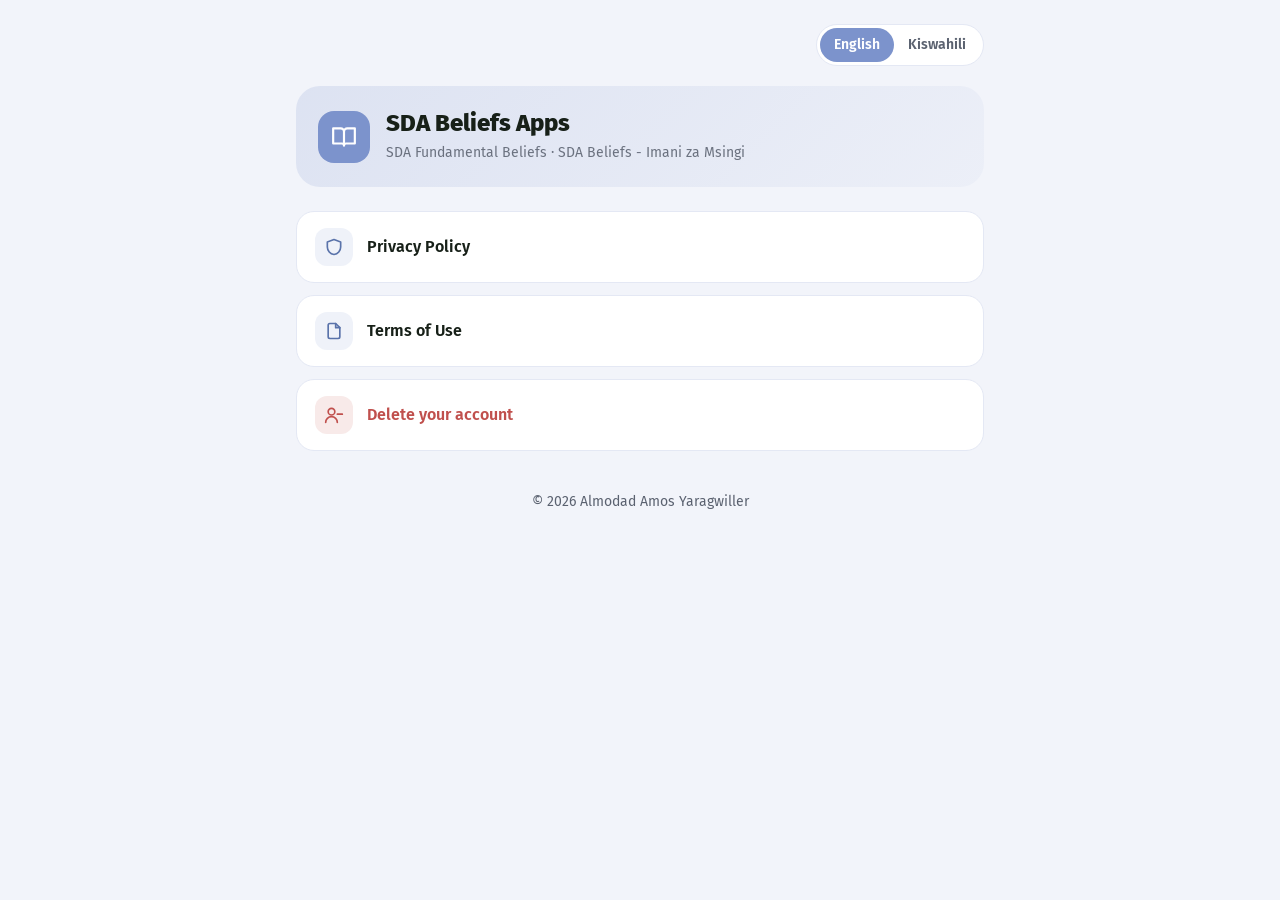
<file: index.html>
<!doctype html>
<html lang="en">
<head>
  <meta charset="utf-8">
  <meta name="viewport" content="width=device-width, initial-scale=1">
  <title>SDA Beliefs Apps</title>
  <meta name="description" content="Privacy Policy, Terms of Use and account deletion for SDA Fundamental Beliefs and SDA Beliefs - Imani za Msingi.">
  <link rel="preconnect" href="https://fonts.googleapis.com">
  <link rel="preconnect" href="https://fonts.gstatic.com" crossorigin>
  <link href="https://fonts.googleapis.com/css2?family=Fira+Sans:wght@400;600;700;800&display=swap" rel="stylesheet">
  <link rel="stylesheet" href="style.css">
  <script src="lang.js"></script>
</head>
<body>
<main>
  <div class="topbar">
    <span></span>
    <div class="lang" role="group" aria-label="Language">
      <button type="button" value="en">English</button>
      <button type="button" value="sw">Kiswahili</button>
    </div>
  </div>

  <section data-lang="en">
    <header class="hero">
      <div class="icon"><svg viewBox="0 0 24 24"><path d="M2 4h7a3 3 0 0 1 3 3v13a2 2 0 0 0-2-2H2zM22 4h-7a3 3 0 0 0-3 3v13a2 2 0 0 1 2-2h8z"/></svg></div>
      <div><h1>SDA Beliefs Apps</h1><p>SDA Fundamental Beliefs · SDA Beliefs - Imani za Msingi</p></div>
    </header>
    <nav class="links">
      <a href="privacy.html"><span class="dot"><svg viewBox="0 0 24 24"><path d="M12 3l8 3v6c0 4.5-3.4 8.3-8 9-4.6-.7-8-4.5-8-9V6l8-3z"/></svg></span>Privacy Policy</a>
      <a href="terms.html"><span class="dot"><svg viewBox="0 0 24 24"><path d="M14 3H7a2 2 0 0 0-2 2v14a2 2 0 0 0 2 2h10a2 2 0 0 0 2-2V8z"/><path d="M14 3v5h5"/></svg></span>Terms of Use</a>
      <a class="delete" href="delete-account.html"><span class="dot"><svg viewBox="0 0 24 24"><circle cx="9" cy="8" r="4"/><path d="M2 21c0-3.9 3.1-7 7-7s7 3.1 7 7M16 11h6"/></svg></span>Delete your account</a>
    </nav>
  </section>

  <section data-lang="sw" hidden>
    <header class="hero">
      <div class="icon"><svg viewBox="0 0 24 24"><path d="M2 4h7a3 3 0 0 1 3 3v13a2 2 0 0 0-2-2H2zM22 4h-7a3 3 0 0 0-3 3v13a2 2 0 0 1 2-2h8z"/></svg></div>
      <div><h1>Programu za Imani za Msingi</h1><p>SDA Fundamental Beliefs · SDA Beliefs - Imani za Msingi</p></div>
    </header>
    <nav class="links">
      <a href="privacy.html"><span class="dot"><svg viewBox="0 0 24 24"><path d="M12 3l8 3v6c0 4.5-3.4 8.3-8 9-4.6-.7-8-4.5-8-9V6l8-3z"/></svg></span>Sera ya Faragha</a>
      <a href="terms.html"><span class="dot"><svg viewBox="0 0 24 24"><path d="M14 3H7a2 2 0 0 0-2 2v14a2 2 0 0 0 2 2h10a2 2 0 0 0 2-2V8z"/><path d="M14 3v5h5"/></svg></span>Masharti ya Matumizi</a>
      <a class="delete" href="delete-account.html"><span class="dot"><svg viewBox="0 0 24 24"><circle cx="9" cy="8" r="4"/><path d="M2 21c0-3.9 3.1-7 7-7s7 3.1 7 7M16 11h6"/></svg></span>Futa akaunti yako</a>
    </nav>
  </section>

  <footer>© 2026 Almodad Amos Yaragwiller</footer>
</main>
</body>
</html>
</file>
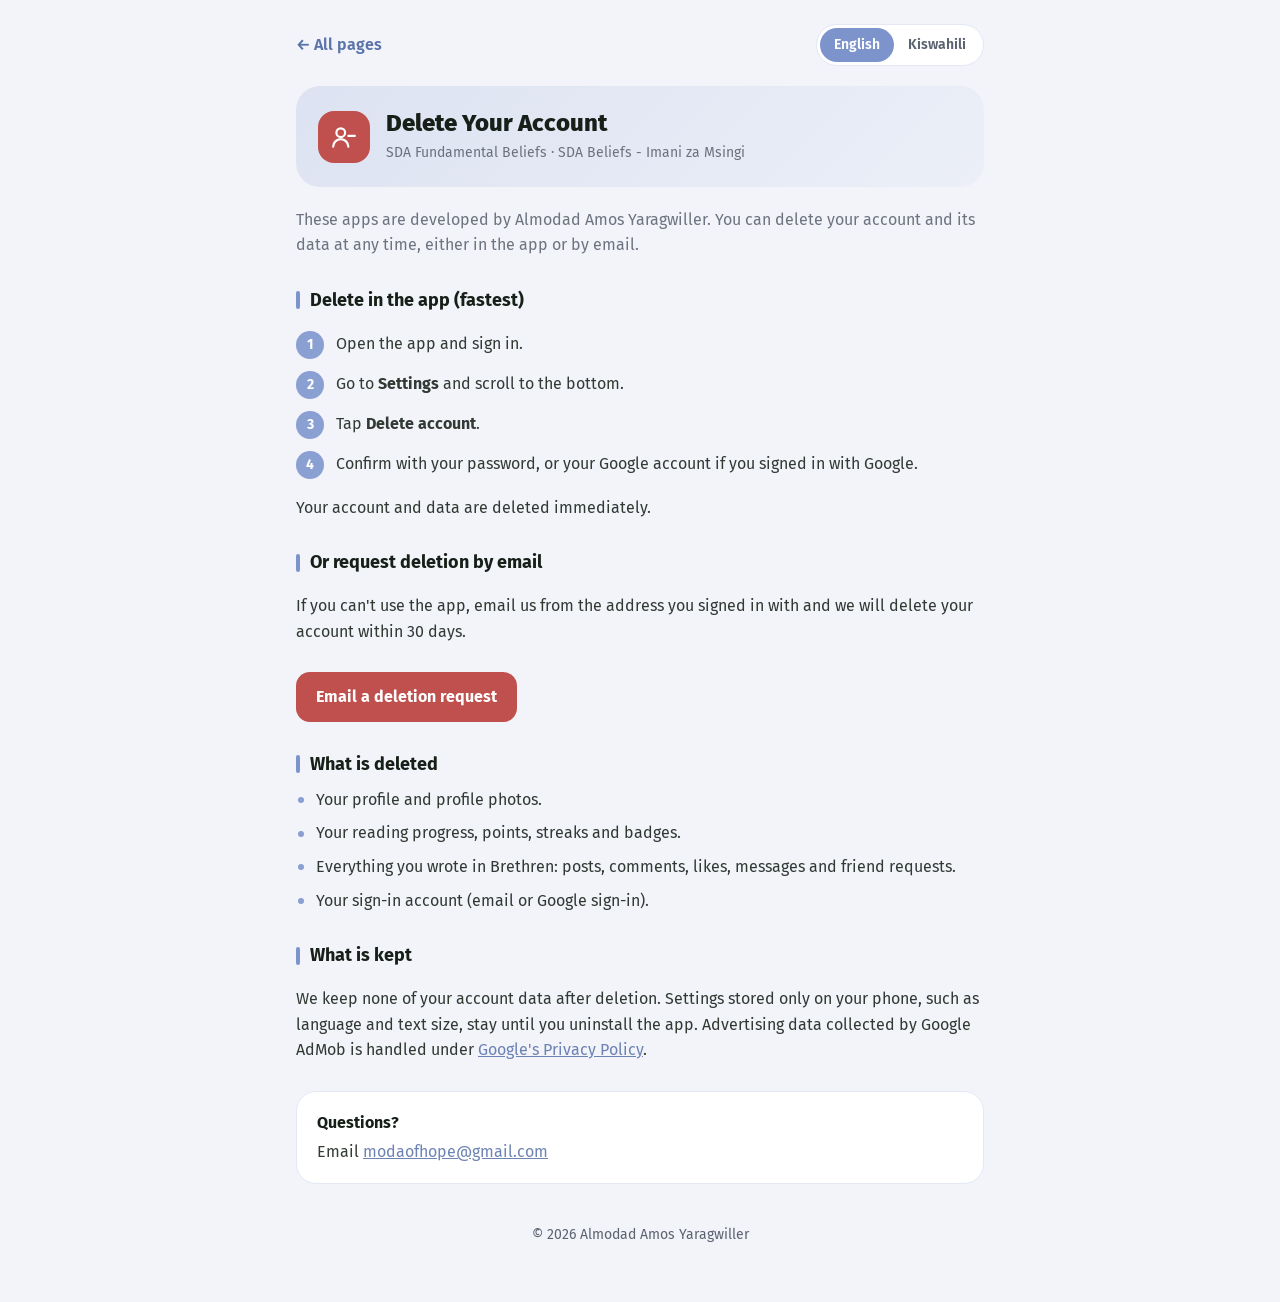
<file: delete-account.html>
<!doctype html>
<html lang="en">
<head>
  <meta charset="utf-8">
  <meta name="viewport" content="width=device-width, initial-scale=1">
  <title>Delete Your Account</title>
  <meta name="description" content="How to delete your SDA Fundamental Beliefs or SDA Beliefs - Imani za Msingi account and data.">
  <link rel="preconnect" href="https://fonts.googleapis.com">
  <link rel="preconnect" href="https://fonts.gstatic.com" crossorigin>
  <link href="https://fonts.googleapis.com/css2?family=Fira+Sans:wght@400;600;700;800&display=swap" rel="stylesheet">
  <link rel="stylesheet" href="style.css">
  <script src="lang.js"></script>
</head>
<body>
<main>
  <div class="topbar">
    <a class="home" href="./"><span data-lang="en">← All pages</span><span data-lang="sw" hidden>← Kurasa zote</span></a>
    <div class="lang" role="group" aria-label="Language">
      <button type="button" value="en">English</button>
      <button type="button" value="sw">Kiswahili</button>
    </div>
  </div>

  <article data-lang="en">
    <header class="hero danger">
      <div class="icon"><svg viewBox="0 0 24 24"><circle cx="9" cy="8" r="4"/><path d="M2 21c0-3.9 3.1-7 7-7s7 3.1 7 7M16 11h6"/></svg></div>
      <div><h1>Delete Your Account</h1><p>SDA Fundamental Beliefs · SDA Beliefs - Imani za Msingi</p></div>
    </header>
    <p class="intro">These apps are developed by Almodad Amos Yaragwiller. You can delete your account and its data at any time, either in the app or by email.</p>

    <h2>Delete in the app (fastest)</h2>
    <ol class="steps">
      <li>Open the app and sign in.</li>
      <li>Go to <strong>Settings</strong> and scroll to the bottom.</li>
      <li>Tap <strong>Delete account</strong>.</li>
      <li>Confirm with your password, or your Google account if you signed in with Google.</li>
    </ol>
    <p>Your account and data are deleted immediately.</p>

    <h2>Or request deletion by email</h2>
    <p>If you can't use the app, email us from the address you signed in with and we will delete your account within 30 days.</p>
    <a class="button" href="mailto:modaofhope@gmail.com?subject=Account%20deletion%20request&body=Please%20delete%20my%20account.%0A%0AEmail%20I%20signed%20in%20with%3A%20">Email a deletion request</a>

    <h2>What is deleted</h2>
    <ul>
      <li>Your profile and profile photos.</li>
      <li>Your reading progress, points, streaks and badges.</li>
      <li>Everything you wrote in Brethren: posts, comments, likes, messages and friend requests.</li>
      <li>Your sign-in account (email or Google sign-in).</li>
    </ul>

    <h2>What is kept</h2>
    <p>We keep none of your account data after deletion. Settings stored only on your phone, such as language and text size, stay until you uninstall the app. Advertising data collected by Google AdMob is handled under <a href="https://policies.google.com/privacy">Google's Privacy Policy</a>.</p>

    <div class="card">
      <h3>Questions?</h3>
      <p>Email <a href="mailto:modaofhope@gmail.com">modaofhope@gmail.com</a></p>
    </div>
  </article>

  <article data-lang="sw" hidden>
    <header class="hero danger">
      <div class="icon"><svg viewBox="0 0 24 24"><circle cx="9" cy="8" r="4"/><path d="M2 21c0-3.9 3.1-7 7-7s7 3.1 7 7M16 11h6"/></svg></div>
      <div><h1>Futa Akaunti Yako</h1><p>SDA Fundamental Beliefs · SDA Beliefs - Imani za Msingi</p></div>
    </header>
    <p class="intro">Programu hizi zimetengenezwa na Almodad Amos Yaragwiller. Unaweza kufuta akaunti yako na taarifa zake wakati wowote, ndani ya programu au kwa barua pepe.</p>

    <h2>Futa ndani ya programu (njia ya haraka)</h2>
    <ol class="steps">
      <li>Fungua programu na uingie.</li>
      <li>Nenda <strong>Mipangilio</strong> kisha shuka hadi chini.</li>
      <li>Gusa <strong>Futa akaunti</strong>.</li>
      <li>Thibitisha kwa nenosiri lako, au akaunti yako ya Google kama uliingia kwa Google.</li>
    </ol>
    <p>Akaunti na taarifa zako zinafutwa papo hapo.</p>

    <h2>Au omba kufutwa kwa barua pepe</h2>
    <p>Kama huwezi kutumia programu, tutumie barua pepe kutoka anwani uliyoingia nayo na tutafuta akaunti yako ndani ya siku 30.</p>
    <a class="button" href="mailto:modaofhope@gmail.com?subject=Ombi%20la%20kufuta%20akaunti&body=Tafadhali%20futa%20akaunti%20yangu.%0A%0ABarua%20pepe%20niliyoingia%20nayo%3A%20">Tuma ombi la kufuta</a>

    <h2>Kinachofutwa</h2>
    <ul>
      <li>Wasifu wako na picha za wasifu.</li>
      <li>Maendeleo yako ya usomaji, pointi, mfululizo na tuzo.</li>
      <li>Kila ulichoandika kwa Wajoli: machapisho, maoni, vipendwa, jumbe na maombi ya urafiki.</li>
      <li>Akaunti yako ya kuingia (barua pepe au Google).</li>
    </ul>

    <h2>Kinachobaki</h2>
    <p>Hatuhifadhi taarifa zozote za akaunti yako baada ya kufutwa. Mipangilio iliyo kwenye simu yako pekee, kama lugha na ukubwa wa herufi, hubaki hadi utakapoondoa programu. Taarifa za matangazo zinazokusanywa na Google AdMob zinashughulikiwa chini ya <a href="https://policies.google.com/privacy">Sera ya Faragha ya Google</a>.</p>

    <div class="card">
      <h3>Una maswali?</h3>
      <p>Tuma barua pepe <a href="mailto:modaofhope@gmail.com">modaofhope@gmail.com</a></p>
    </div>
  </article>

  <footer>© 2026 Almodad Amos Yaragwiller</footer>
</main>
</body>
</html>
</file>
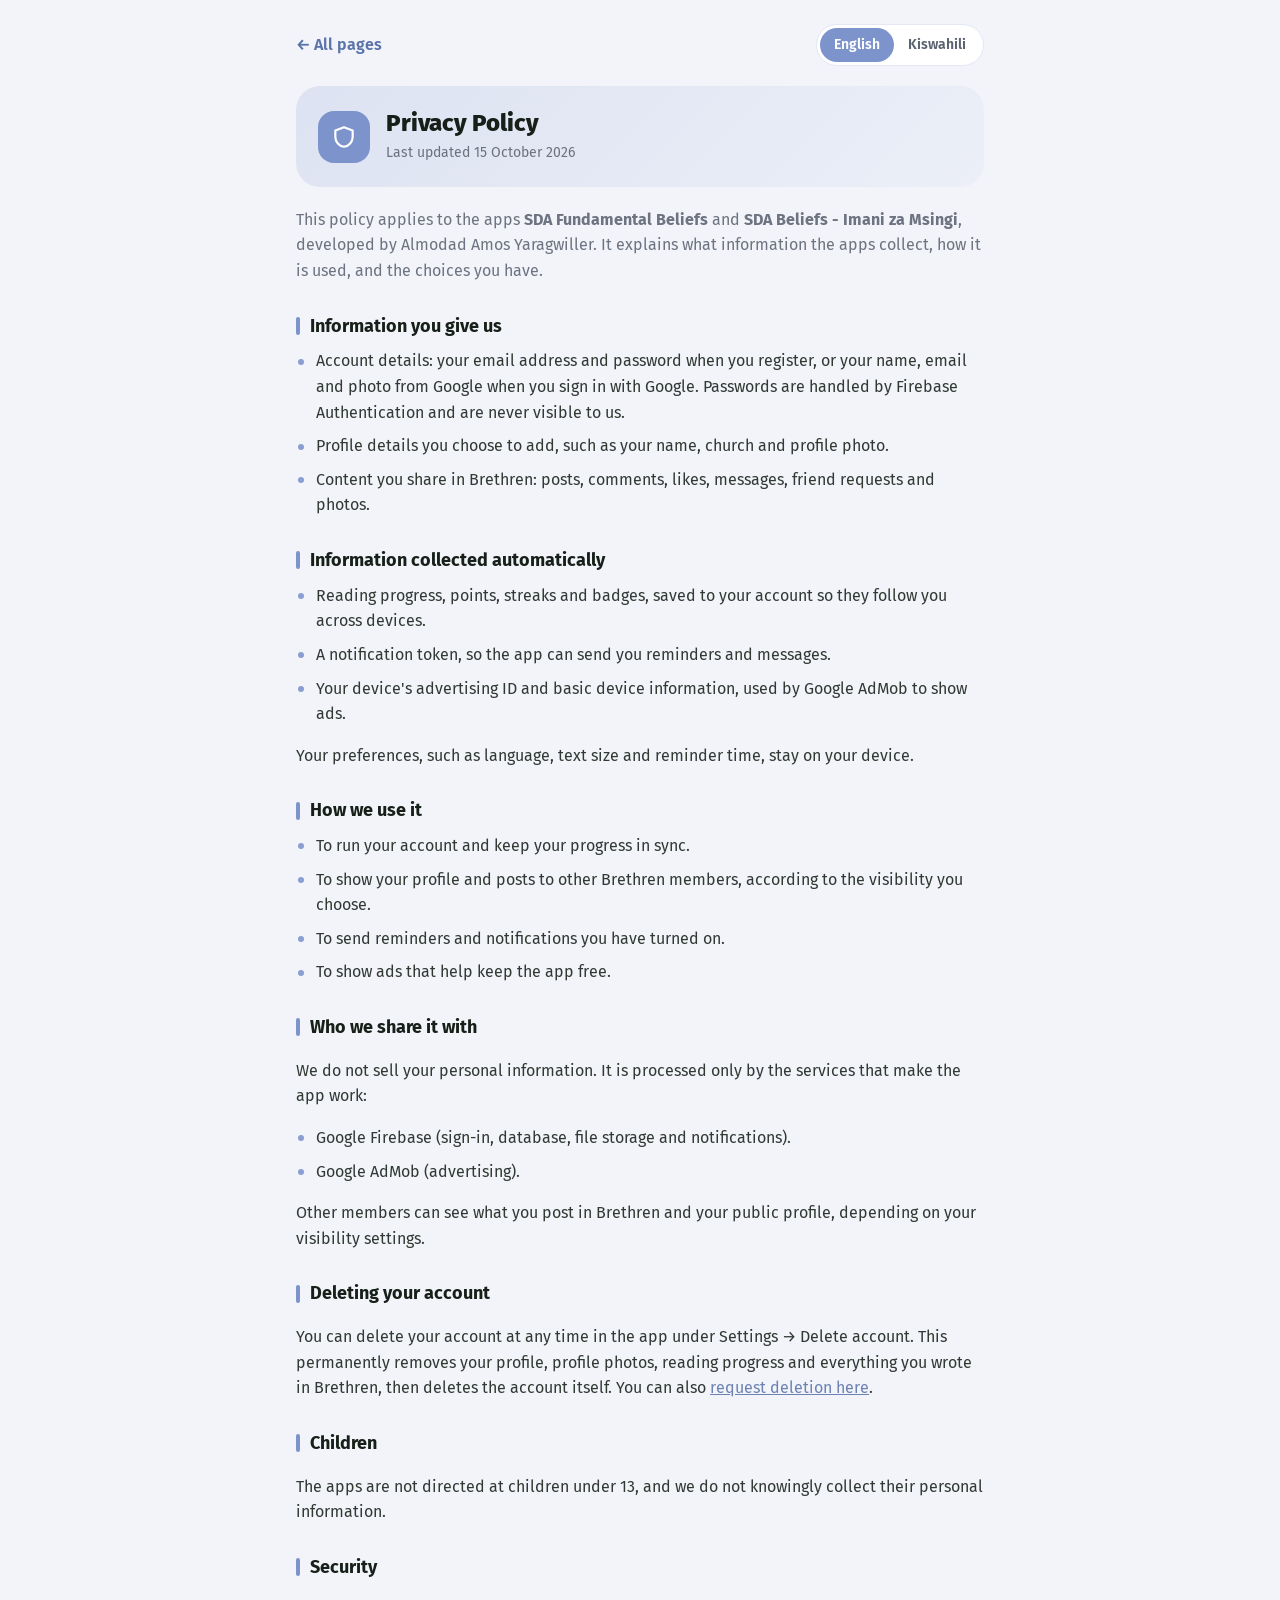
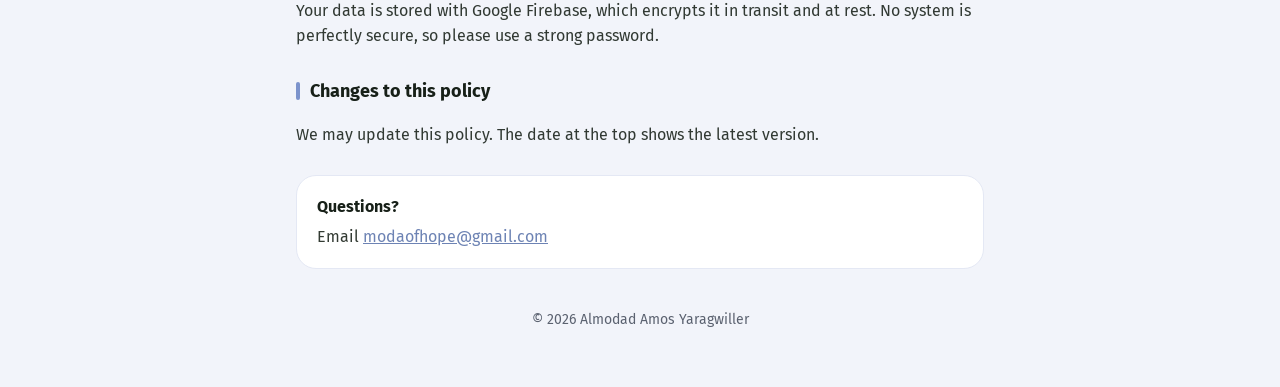
<file: privacy.html>
<!doctype html>
<html lang="en">
<head>
  <meta charset="utf-8">
  <meta name="viewport" content="width=device-width, initial-scale=1">
  <title>Privacy Policy</title>
  <meta name="description" content="Privacy Policy for SDA Fundamental Beliefs and SDA Beliefs - Imani za Msingi.">
  <link rel="preconnect" href="https://fonts.googleapis.com">
  <link rel="preconnect" href="https://fonts.gstatic.com" crossorigin>
  <link href="https://fonts.googleapis.com/css2?family=Fira+Sans:wght@400;600;700;800&display=swap" rel="stylesheet">
  <link rel="stylesheet" href="style.css">
  <script src="lang.js"></script>
</head>
<body>
<main>
  <div class="topbar">
    <a class="home" href="./"><span data-lang="en">← All pages</span><span data-lang="sw" hidden>← Kurasa zote</span></a>
    <div class="lang" role="group" aria-label="Language">
      <button type="button" value="en">English</button>
      <button type="button" value="sw">Kiswahili</button>
    </div>
  </div>

  <article data-lang="en">
    <header class="hero">
      <div class="icon"><svg viewBox="0 0 24 24"><path d="M12 3l8 3v6c0 4.5-3.4 8.3-8 9-4.6-.7-8-4.5-8-9V6l8-3z"/></svg></div>
      <div><h1>Privacy Policy</h1><p>Last updated 15 October 2026</p></div>
    </header>
    <p class="intro">This policy applies to the apps <strong>SDA Fundamental Beliefs</strong> and <strong>SDA Beliefs - Imani za Msingi</strong>, developed by Almodad Amos Yaragwiller. It explains what information the apps collect, how it is used, and the choices you have.</p>

    <h2>Information you give us</h2>
    <ul>
      <li>Account details: your email address and password when you register, or your name, email and photo from Google when you sign in with Google. Passwords are handled by Firebase Authentication and are never visible to us.</li>
      <li>Profile details you choose to add, such as your name, church and profile photo.</li>
      <li>Content you share in Brethren: posts, comments, likes, messages, friend requests and photos.</li>
    </ul>

    <h2>Information collected automatically</h2>
    <ul>
      <li>Reading progress, points, streaks and badges, saved to your account so they follow you across devices.</li>
      <li>A notification token, so the app can send you reminders and messages.</li>
      <li>Your device's advertising ID and basic device information, used by Google AdMob to show ads.</li>
    </ul>
    <p>Your preferences, such as language, text size and reminder time, stay on your device.</p>

    <h2>How we use it</h2>
    <ul>
      <li>To run your account and keep your progress in sync.</li>
      <li>To show your profile and posts to other Brethren members, according to the visibility you choose.</li>
      <li>To send reminders and notifications you have turned on.</li>
      <li>To show ads that help keep the app free.</li>
    </ul>

    <h2>Who we share it with</h2>
    <p>We do not sell your personal information. It is processed only by the services that make the app work:</p>
    <ul>
      <li>Google Firebase (sign-in, database, file storage and notifications).</li>
      <li>Google AdMob (advertising).</li>
    </ul>
    <p>Other members can see what you post in Brethren and your public profile, depending on your visibility settings.</p>

    <h2>Deleting your account</h2>
    <p>You can delete your account at any time in the app under Settings → Delete account. This permanently removes your profile, profile photos, reading progress and everything you wrote in Brethren, then deletes the account itself. You can also <a href="delete-account.html">request deletion here</a>.</p>

    <h2>Children</h2>
    <p>The apps are not directed at children under 13, and we do not knowingly collect their personal information.</p>

    <h2>Security</h2>
    <p>Your data is stored with Google Firebase, which encrypts it in transit and at rest. No system is perfectly secure, so please use a strong password.</p>

    <h2>Changes to this policy</h2>
    <p>We may update this policy. The date at the top shows the latest version.</p>

    <div class="card">
      <h3>Questions?</h3>
      <p>Email <a href="mailto:modaofhope@gmail.com">modaofhope@gmail.com</a></p>
    </div>
  </article>

  <article data-lang="sw" hidden>
    <header class="hero">
      <div class="icon"><svg viewBox="0 0 24 24"><path d="M12 3l8 3v6c0 4.5-3.4 8.3-8 9-4.6-.7-8-4.5-8-9V6l8-3z"/></svg></div>
      <div><h1>Sera ya Faragha</h1><p>Imesasishwa 15 Oktoba 2026</p></div>
    </header>
    <p class="intro">Sera hii inahusu programu za <strong>SDA Fundamental Beliefs</strong> na <strong>SDA Beliefs - Imani za Msingi</strong>, zilizotengenezwa na Almodad Amos Yaragwiller. Inaeleza taarifa ambazo programu zinakusanya, jinsi zinavyotumika, na machaguo uliyonayo.</p>

    <h2>Taarifa unazotupa</h2>
    <ul>
      <li>Taarifa za akaunti: barua pepe na nenosiri unapojisajili, au jina, barua pepe na picha kutoka Google unapoingia kwa Google. Nenosiri linashughulikiwa na Firebase Authentication na hatulioni kamwe.</li>
      <li>Taarifa za wasifu unazochagua kuongeza, kama jina, kanisa na picha ya wasifu.</li>
      <li>Maudhui unayoshiriki kwa Wajoli: machapisho, maoni, vipendwa, jumbe, maombi ya urafiki na picha.</li>
    </ul>

    <h2>Taarifa zinazokusanywa zenyewe</h2>
    <ul>
      <li>Maendeleo ya usomaji, pointi, mfululizo na tuzo, huhifadhiwa kwenye akaunti yako ili zikufuate kwenye vifaa vyako vyote.</li>
      <li>Tokeni ya arifa, ili programu ikutumie vikumbusho na jumbe.</li>
      <li>Kitambulisho cha matangazo cha kifaa chako na taarifa za msingi za kifaa, vinavyotumiwa na Google AdMob kuonyesha matangazo.</li>
    </ul>
    <p>Mapendeleo yako, kama lugha, ukubwa wa herufi na muda wa kikumbusho, hubaki kwenye kifaa chako.</p>

    <h2>Jinsi tunavyozitumia</h2>
    <ul>
      <li>Kuendesha akaunti yako na kuweka maendeleo yako sawa kila mahali.</li>
      <li>Kuonyesha wasifu na machapisho yako kwa wanachama wengine wa Wajoli, kulingana na mwonekano uliouchagua.</li>
      <li>Kukutumia vikumbusho na arifa ulizowasha.</li>
      <li>Kuonyesha matangazo yanayosaidia programu kuendelea kuwa bure.</li>
    </ul>

    <h2>Tunashirikiana nani</h2>
    <p>Hatuuzi taarifa zako binafsi. Zinashughulikiwa tu na huduma zinazowezesha programu kufanya kazi:</p>
    <ul>
      <li>Google Firebase (kuingia, hifadhidata, uhifadhi wa faili na arifa).</li>
      <li>Google AdMob (matangazo).</li>
    </ul>
    <p>Wanachama wengine wanaweza kuona unachochapisha kwa Wajoli na wasifu wako wa umma, kulingana na mipangilio yako ya mwonekano.</p>

    <h2>Kufuta akaunti yako</h2>
    <p>Unaweza kufuta akaunti yako wakati wowote ndani ya programu kupitia Mipangilio → Futa akaunti. Hii inaondoa kabisa wasifu wako, picha za wasifu, maendeleo ya usomaji na kila ulichoandika kwa Wajoli, kisha inafuta akaunti yenyewe. Unaweza pia <a href="delete-account.html">kuomba kufutwa hapa</a>.</p>

    <h2>Watoto</h2>
    <p>Programu hizi hazijalengwa kwa watoto walio chini ya miaka 13, na hatukusanyi taarifa zao kwa kujua.</p>

    <h2>Usalama</h2>
    <p>Taarifa zako zinahifadhiwa na Google Firebase, inayozisimba wakati wa kusafirishwa na zikiwa zimehifadhiwa. Hakuna mfumo ulio salama kikamilifu, kwa hiyo tafadhali tumia nenosiri imara.</p>

    <h2>Mabadiliko ya sera hii</h2>
    <p>Tunaweza kusasisha sera hii. Tarehe iliyo juu inaonyesha toleo la karibuni.</p>

    <div class="card">
      <h3>Una maswali?</h3>
      <p>Tuma barua pepe <a href="mailto:modaofhope@gmail.com">modaofhope@gmail.com</a></p>
    </div>
  </article>

  <footer>© 2026 Almodad Amos Yaragwiller</footer>
</main>
</body>
</html>
</file>
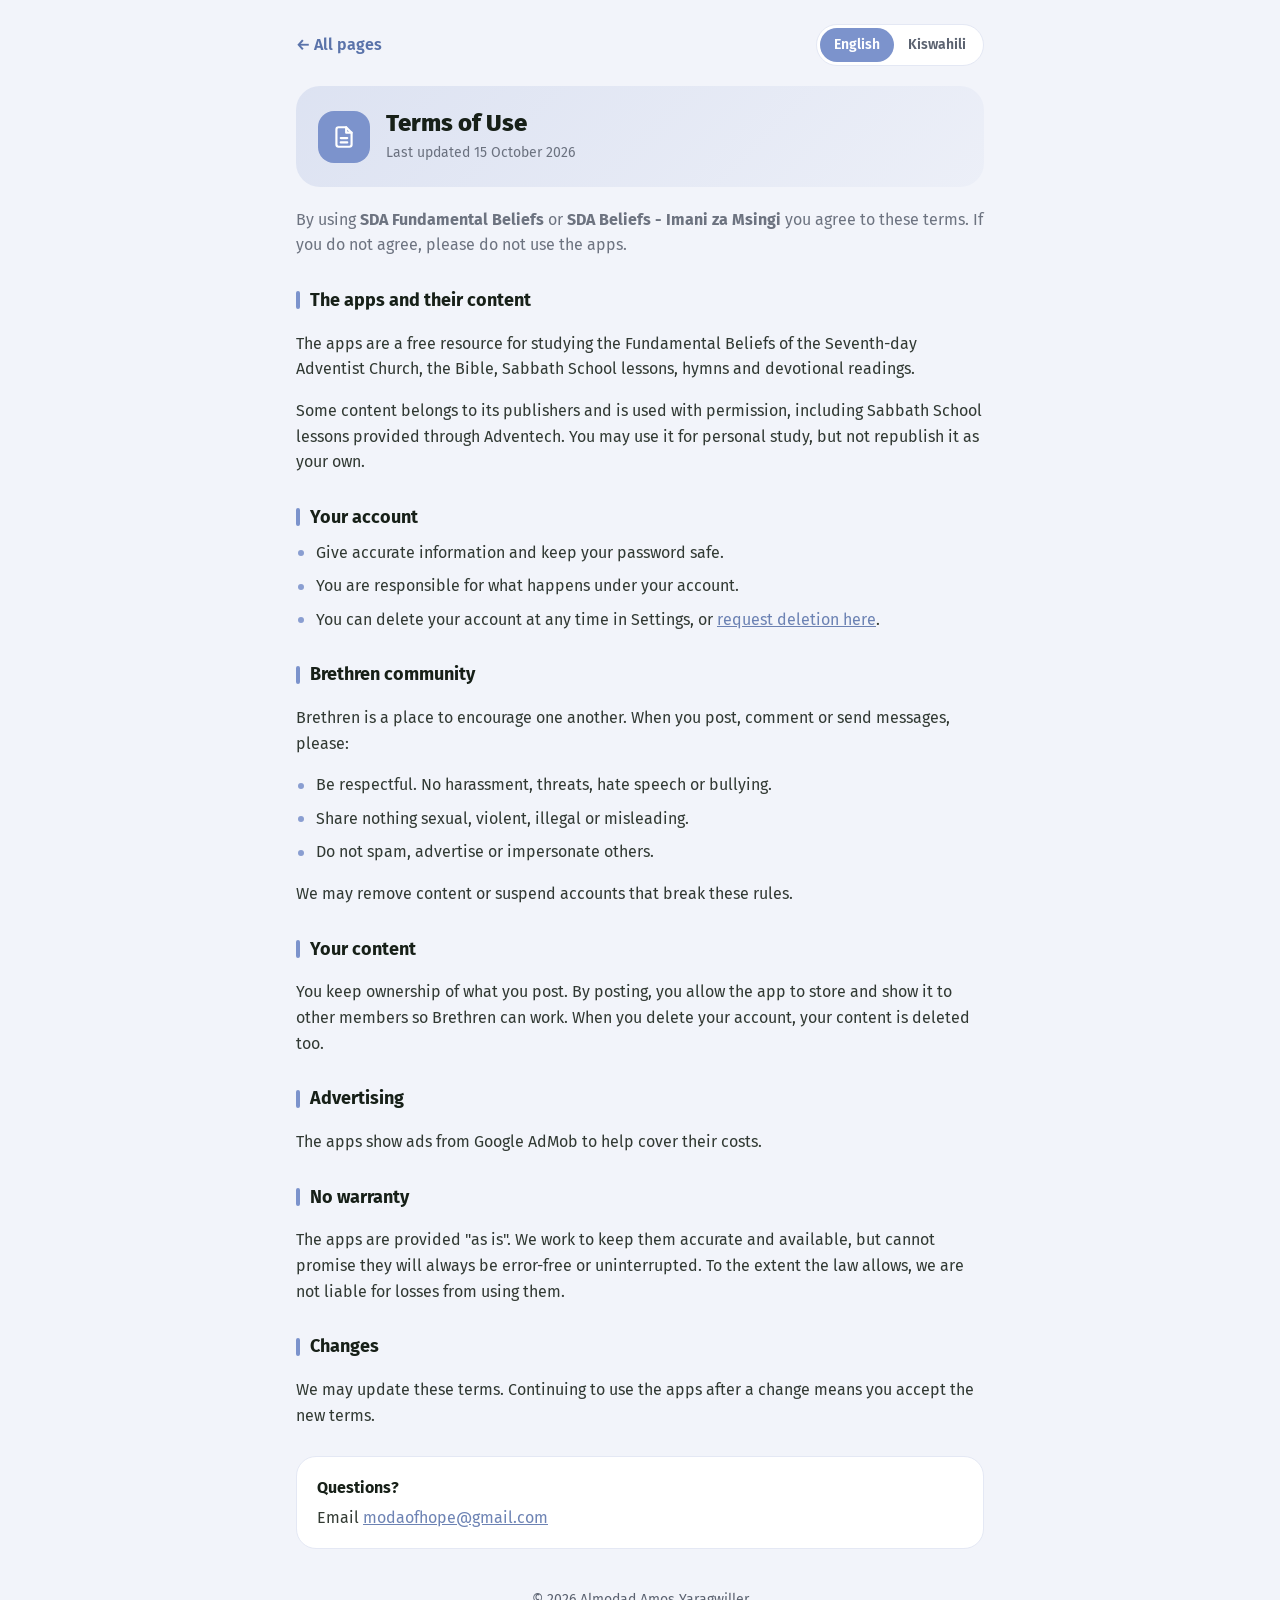
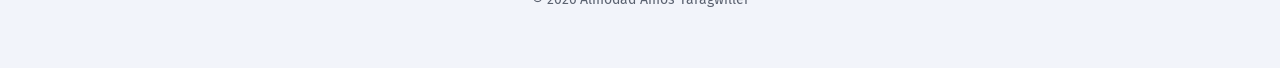
<file: terms.html>
<!doctype html>
<html lang="en">
<head>
  <meta charset="utf-8">
  <meta name="viewport" content="width=device-width, initial-scale=1">
  <title>Terms of Use</title>
  <meta name="description" content="Terms of Use for SDA Fundamental Beliefs and SDA Beliefs - Imani za Msingi.">
  <link rel="preconnect" href="https://fonts.googleapis.com">
  <link rel="preconnect" href="https://fonts.gstatic.com" crossorigin>
  <link href="https://fonts.googleapis.com/css2?family=Fira+Sans:wght@400;600;700;800&display=swap" rel="stylesheet">
  <link rel="stylesheet" href="style.css">
  <script src="lang.js"></script>
</head>
<body>
<main>
  <div class="topbar">
    <a class="home" href="./"><span data-lang="en">← All pages</span><span data-lang="sw" hidden>← Kurasa zote</span></a>
    <div class="lang" role="group" aria-label="Language">
      <button type="button" value="en">English</button>
      <button type="button" value="sw">Kiswahili</button>
    </div>
  </div>

  <article data-lang="en">
    <header class="hero">
      <div class="icon"><svg viewBox="0 0 24 24"><path d="M14 3H7a2 2 0 0 0-2 2v14a2 2 0 0 0 2 2h10a2 2 0 0 0 2-2V8z"/><path d="M14 3v5h5M9 13h6M9 17h6"/></svg></div>
      <div><h1>Terms of Use</h1><p>Last updated 15 October 2026</p></div>
    </header>
    <p class="intro">By using <strong>SDA Fundamental Beliefs</strong> or <strong>SDA Beliefs - Imani za Msingi</strong> you agree to these terms. If you do not agree, please do not use the apps.</p>

    <h2>The apps and their content</h2>
    <p>The apps are a free resource for studying the Fundamental Beliefs of the Seventh-day Adventist Church, the Bible, Sabbath School lessons, hymns and devotional readings.</p>
    <p>Some content belongs to its publishers and is used with permission, including Sabbath School lessons provided through Adventech. You may use it for personal study, but not republish it as your own.</p>

    <h2>Your account</h2>
    <ul>
      <li>Give accurate information and keep your password safe.</li>
      <li>You are responsible for what happens under your account.</li>
      <li>You can delete your account at any time in Settings, or <a href="delete-account.html">request deletion here</a>.</li>
    </ul>

    <h2>Brethren community</h2>
    <p>Brethren is a place to encourage one another. When you post, comment or send messages, please:</p>
    <ul>
      <li>Be respectful. No harassment, threats, hate speech or bullying.</li>
      <li>Share nothing sexual, violent, illegal or misleading.</li>
      <li>Do not spam, advertise or impersonate others.</li>
    </ul>
    <p>We may remove content or suspend accounts that break these rules.</p>

    <h2>Your content</h2>
    <p>You keep ownership of what you post. By posting, you allow the app to store and show it to other members so Brethren can work. When you delete your account, your content is deleted too.</p>

    <h2>Advertising</h2>
    <p>The apps show ads from Google AdMob to help cover their costs.</p>

    <h2>No warranty</h2>
    <p>The apps are provided "as is". We work to keep them accurate and available, but cannot promise they will always be error-free or uninterrupted. To the extent the law allows, we are not liable for losses from using them.</p>

    <h2>Changes</h2>
    <p>We may update these terms. Continuing to use the apps after a change means you accept the new terms.</p>

    <div class="card">
      <h3>Questions?</h3>
      <p>Email <a href="mailto:modaofhope@gmail.com">modaofhope@gmail.com</a></p>
    </div>
  </article>

  <article data-lang="sw" hidden>
    <header class="hero">
      <div class="icon"><svg viewBox="0 0 24 24"><path d="M14 3H7a2 2 0 0 0-2 2v14a2 2 0 0 0 2 2h10a2 2 0 0 0 2-2V8z"/><path d="M14 3v5h5M9 13h6M9 17h6"/></svg></div>
      <div><h1>Masharti ya Matumizi</h1><p>Yamesasishwa 15 Oktoba 2026</p></div>
    </header>
    <p class="intro">Kwa kutumia <strong>SDA Fundamental Beliefs</strong> au <strong>SDA Beliefs - Imani za Msingi</strong> unakubali masharti haya. Kama hukubaliani nayo, tafadhali usitumie programu hizi.</p>

    <h2>Programu na maudhui yake</h2>
    <p>Programu hizi ni nyenzo ya bure ya kujifunza Imani za Msingi za Kanisa la Waadventista Wasabato, Biblia, masomo ya Shule ya Sabato, nyimbo na masomo ya ibada.</p>
    <p>Baadhi ya maudhui ni mali ya wachapishaji wake na yanatumika kwa ruhusa, yakiwemo masomo ya Shule ya Sabato yanayotolewa kupitia Adventech. Unaweza kuyatumia kwa kujifunza binafsi, lakini si kuyachapisha upya kama yako.</p>

    <h2>Akaunti yako</h2>
    <ul>
      <li>Toa taarifa sahihi na linda nenosiri lako.</li>
      <li>Unawajibika kwa yote yanayofanyika kwenye akaunti yako.</li>
      <li>Unaweza kufuta akaunti yako wakati wowote kupitia Mipangilio, au <a href="delete-account.html">kuomba kufutwa hapa</a>.</li>
    </ul>

    <h2>Jumuiya ya Wajoli</h2>
    <p>Wajoli ni mahali pa kutiana moyo. Unapochapisha, kutoa maoni au kutuma jumbe, tafadhali:</p>
    <ul>
      <li>Kuwa na heshima. Hakuna unyanyasaji, vitisho, matamshi ya chuki wala uonevu.</li>
      <li>Usishiriki maudhui ya ngono, vurugu, yaliyo kinyume cha sheria au ya kupotosha.</li>
      <li>Usitume taka, matangazo, wala kujifanya mtu mwingine.</li>
    </ul>
    <p>Tunaweza kuondoa maudhui au kusimamisha akaunti zinazovunja kanuni hizi.</p>

    <h2>Maudhui yako</h2>
    <p>Unabaki kuwa mmiliki wa unachochapisha. Kwa kuchapisha, unairuhusu programu kukihifadhi na kukionyesha kwa wanachama wengine ili Wajoli ifanye kazi. Ukifuta akaunti yako, maudhui yako yanafutwa pia.</p>

    <h2>Matangazo</h2>
    <p>Programu zinaonyesha matangazo kutoka Google AdMob ili kusaidia gharama zake.</p>

    <h2>Hakuna dhamana</h2>
    <p>Programu zinatolewa "kama zilivyo". Tunajitahidi ziwe sahihi na zipatikane, lakini hatuwezi kuahidi kuwa hazitakuwa na makosa wala kukatika. Kwa kiwango kinachoruhusiwa na sheria, hatuwajibiki kwa hasara zitokanazo na matumizi yake.</p>

    <h2>Mabadiliko</h2>
    <p>Tunaweza kusasisha masharti haya. Kuendelea kutumia programu baada ya mabadiliko kunamaanisha unakubali masharti mapya.</p>

    <div class="card">
      <h3>Una maswali?</h3>
      <p>Tuma barua pepe <a href="mailto:modaofhope@gmail.com">modaofhope@gmail.com</a></p>
    </div>
  </article>

  <footer>© 2026 Almodad Amos Yaragwiller</footer>
</main>
</body>
</html>
</file>
<file: style.css>
:root {
  --primary: #7c93cc;
  --primary-deep: #5a73aa;
  --tint: rgba(124, 147, 204, 0.12);
  --bg: #f2f4fa;
  --card: #ffffff;
  --text: #172018;
  --muted: #5b6270;
  --danger: #c0504d;
  --line: #e4e8f4;
}

@media (prefers-color-scheme: dark) {
  :root {
    --tint: rgba(124, 147, 204, 0.18);
    --bg: #12151d;
    --card: #1b1f2a;
    --text: #e8ebf3;
    --muted: #a3aabb;
    --line: #2a3040;
  }
}

* { box-sizing: border-box; }

body {
  margin: 0;
  background: var(--bg);
  color: var(--text);
  font-family: "Fira Sans", system-ui, -apple-system, sans-serif;
  line-height: 1.6;
}

main {
  max-width: 720px;
  margin: 0 auto;
  padding: 24px 16px 56px;
}

.topbar {
  display: flex;
  justify-content: space-between;
  align-items: center;
  gap: 12px;
  margin-bottom: 20px;
}

.topbar a.home {
  color: var(--primary-deep);
  text-decoration: none;
  font-weight: 600;
}

.lang {
  display: inline-flex;
  background: var(--card);
  border: 1px solid var(--line);
  border-radius: 999px;
  padding: 3px;
}

.lang button {
  border: 0;
  background: transparent;
  color: var(--muted);
  font: inherit;
  font-size: 14px;
  font-weight: 600;
  padding: 6px 14px;
  border-radius: 999px;
  cursor: pointer;
}

.lang button[aria-pressed="true"] {
  background: var(--primary);
  color: #fff;
}

.hero {
  display: flex;
  align-items: center;
  gap: 16px;
  padding: 22px;
  border-radius: 24px;
  background: linear-gradient(135deg, rgba(124, 147, 204, 0.18), rgba(124, 147, 204, 0.05));
}

.hero .icon {
  flex: none;
  width: 52px;
  height: 52px;
  border-radius: 16px;
  background: var(--primary);
  display: grid;
  place-items: center;
}

.hero.danger .icon { background: var(--danger); }

.hero .icon svg { width: 26px; height: 26px; fill: none; stroke: #fff; stroke-width: 2; stroke-linecap: round; stroke-linejoin: round; }

.hero h1 { margin: 0; font-size: 24px; line-height: 1.25; font-weight: 800; }
.hero p { margin: 4px 0 0; color: var(--muted); font-size: 14px; }

.intro { margin: 20px 0 4px; color: var(--muted); font-size: 16px; }

h2 {
  display: flex;
  align-items: center;
  gap: 10px;
  margin: 28px 0 8px;
  font-size: 18px;
}

h2::before {
  content: "";
  flex: none;
  width: 4px;
  height: 18px;
  border-radius: 2px;
  background: var(--primary);
}

p, li { font-size: 16px; color: var(--text); opacity: 0.88; }

ul { padding-left: 0; list-style: none; margin: 8px 0; }

li { position: relative; padding-left: 20px; margin-bottom: 8px; }

li::before {
  content: "";
  position: absolute;
  left: 2px;
  top: 0.65em;
  width: 6px;
  height: 6px;
  border-radius: 50%;
  background: var(--primary);
}

ol.steps { counter-reset: step; list-style: none; padding: 0; }
ol.steps li { padding-left: 40px; margin-bottom: 12px; min-height: 28px; }
ol.steps li::before {
  counter-increment: step;
  content: counter(step);
  top: 0;
  left: 0;
  width: 28px;
  height: 28px;
  display: grid;
  place-items: center;
  font-size: 14px;
  font-weight: 700;
  color: #fff;
  background: var(--primary);
}

.card {
  background: var(--card);
  border: 1px solid var(--line);
  border-radius: 20px;
  padding: 18px 20px;
  margin-top: 28px;
}

.card h3 { margin: 0 0 4px; font-size: 16px; }
.card p { margin: 0; }

a { color: var(--primary-deep); }

.button {
  display: inline-block;
  margin-top: 12px;
  padding: 12px 20px;
  border-radius: 14px;
  background: var(--danger);
  color: #fff;
  font-weight: 700;
  text-decoration: none;
}

.links { display: grid; gap: 12px; margin-top: 24px; }

.links a {
  display: flex;
  align-items: center;
  gap: 14px;
  padding: 16px 18px;
  background: var(--card);
  border: 1px solid var(--line);
  border-radius: 18px;
  color: var(--text);
  text-decoration: none;
  font-weight: 600;
}

.links a span.dot {
  width: 38px;
  height: 38px;
  border-radius: 12px;
  background: var(--tint);
  display: grid;
  place-items: center;
}

.links a span.dot svg { width: 20px; height: 20px; fill: none; stroke: var(--primary-deep); stroke-width: 2; stroke-linecap: round; stroke-linejoin: round; }

.links a.delete span.dot { background: rgba(192, 80, 77, 0.12); }
.links a.delete span.dot svg { stroke: var(--danger); }
.links a.delete { color: var(--danger); }

footer { margin-top: 40px; text-align: center; color: var(--muted); font-size: 14px; }

[hidden] { display: none !important; }
</file>
